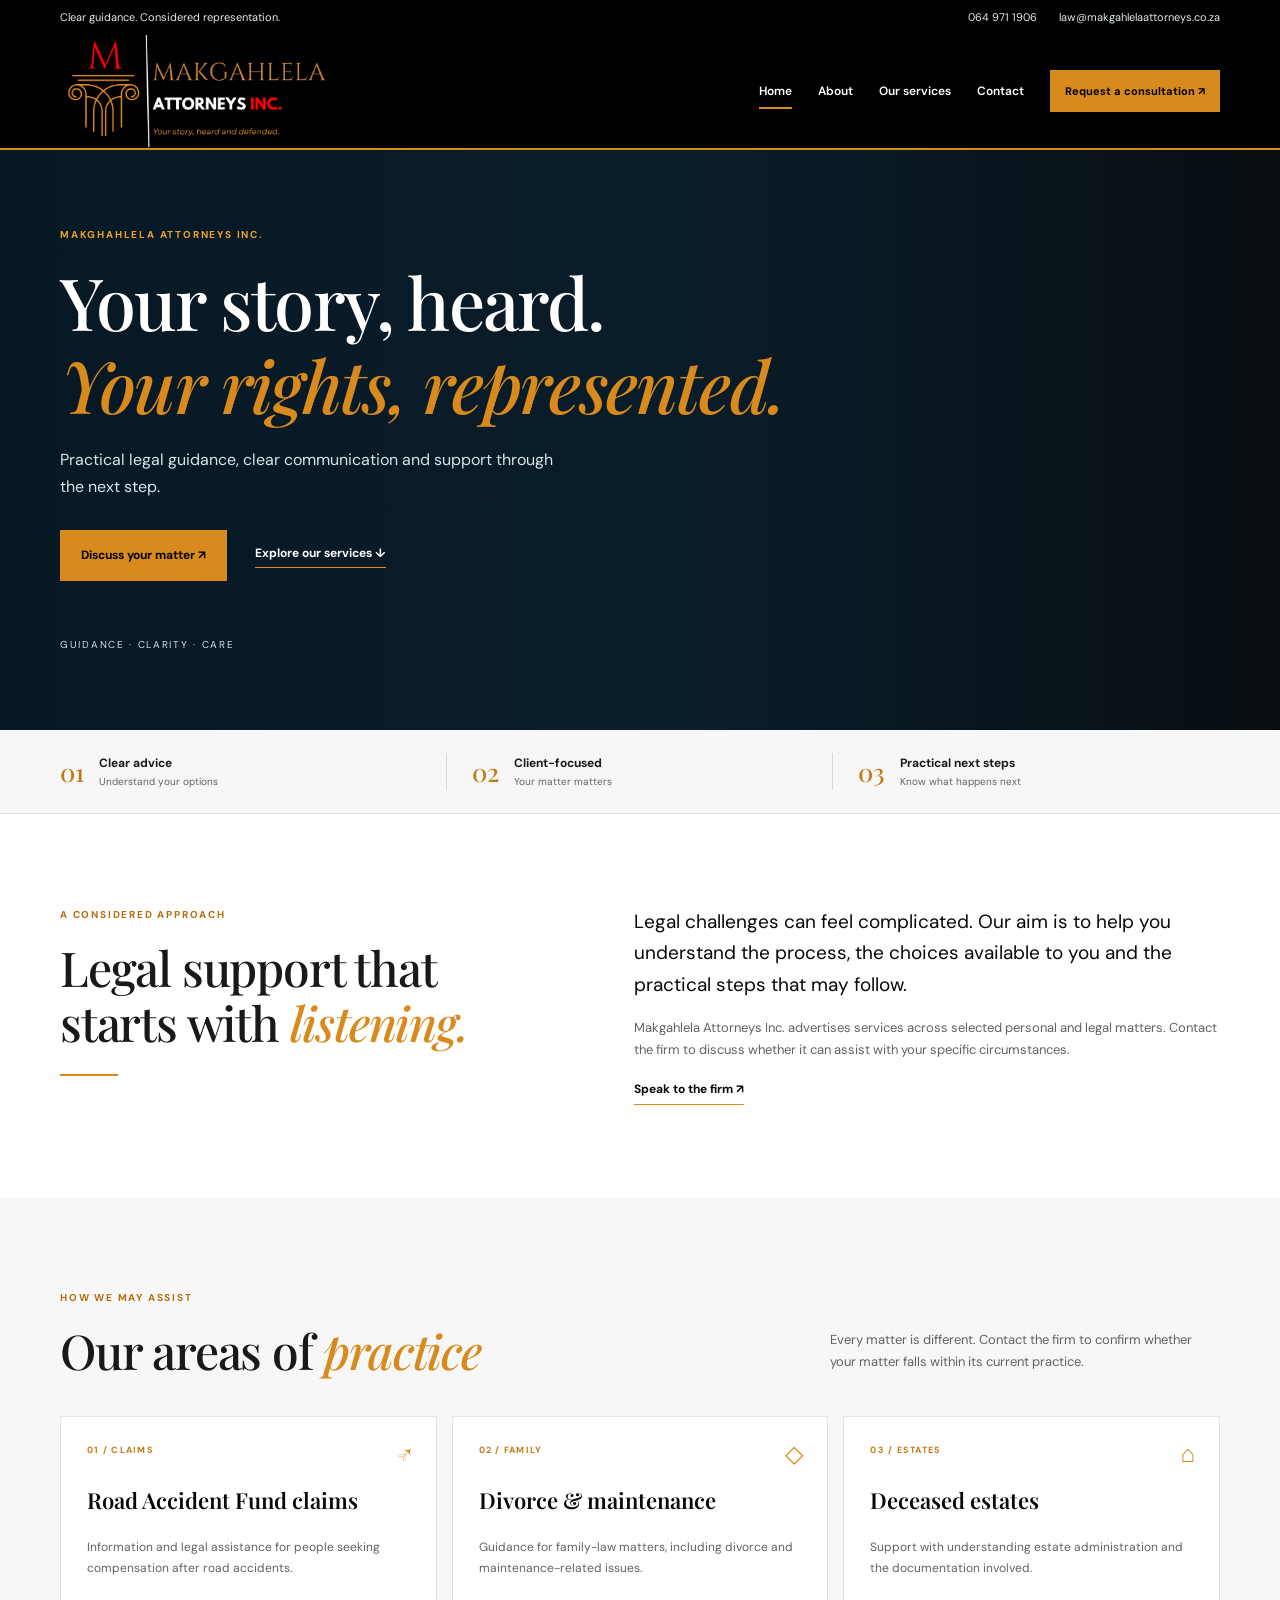
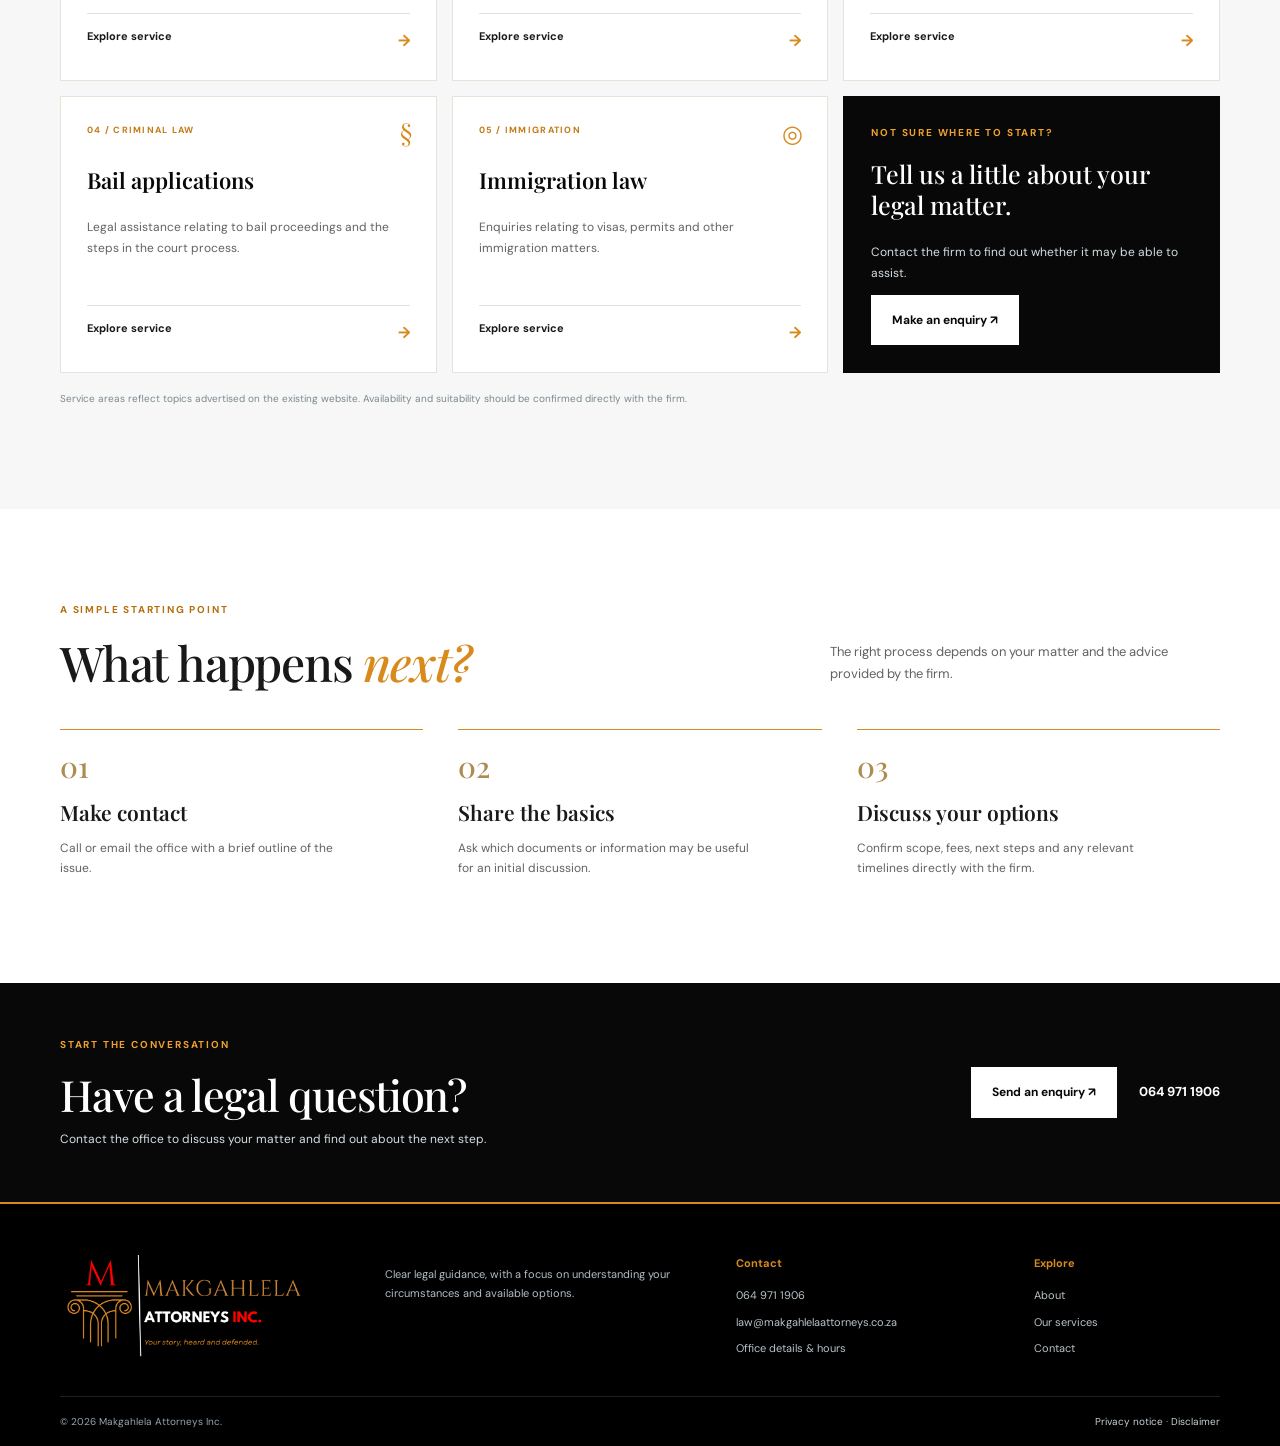
<file: index.html>
<!doctype html>
<html lang="en-ZA">
<head>
  <meta charset="utf-8"><meta name="viewport" content="width=device-width, initial-scale=1">
  <meta name="description" content="Legal support from Makgahlela Attorneys Inc. Explore advertised services and contact the firm to discuss your matter.">
  <meta name="theme-color" content="#102b3f">
  <title>Makgahlela Attorneys Inc. | Clear Legal Guidance</title>
  <link rel="preconnect" href="https://fonts.googleapis.com"><link rel="preconnect" href="https://fonts.gstatic.com" crossorigin>
  <link href="https://fonts.googleapis.com/css2?family=DM+Sans:wght@400;500;600;700&family=Playfair+Display:wght@500;600;700&display=swap" rel="stylesheet">
  <link rel="stylesheet" href="styles.css"><script src="script.js" defer></script>
</head>
<body>
<a class="skip-link" href="#main">Skip to content</a>
<div class="topbar"><div class="container topbar-inner"><span>Clear guidance. Considered representation.</span><div><a href="tel:+27649711906">064 971 1906</a><a href="mailto:law@makgahlelaattorneys.co.za">law@makgahlelaattorneys.co.za</a></div></div></div>
<header class="header"><div class="container nav-wrap">
  <a class="brand" href="index.html" aria-label="Makgahlela Attorneys home"><img class="brand-logo" src="assets/makgahlela-attorneys-logo.png" alt="Makgahlela Attorneys Inc. — Your story, heard and defended."></a>
  <button class="menu-toggle" aria-expanded="false" aria-controls="nav" aria-label="Open navigation"><i></i><i></i><i></i></button>
  <nav id="nav" class="nav" aria-label="Main navigation"><a class="active" href="index.html">Home</a><a href="#about">About</a><a href="services.html">Our services</a><a href="contact.html">Contact</a><a class="button small" href="contact.html#enquiry">Request a consultation ↗</a></nav>
</div></header>
<main id="main">
  <section class="hero"><div class="hero-shade"></div><div class="container hero-content"><p class="eyebrow light">MAKGHAHLELA ATTORNEYS INC.</p><h1>Your story, heard.<br><em>Your rights, represented.</em></h1><p class="hero-copy">Practical legal guidance, clear communication and support through the next step.</p><div class="hero-actions"><a class="button" href="contact.html#enquiry">Discuss your matter ↗</a><a class="underlink light-link" href="#services">Explore our services ↓</a></div><p class="hero-footnote">Guidance · Clarity · Care</p></div></section>
  <section class="trust-strip"><div class="container trust-grid"><div><b>01</b><span><strong>Clear advice</strong><small>Understand your options</small></span></div><div><b>02</b><span><strong>Client-focused</strong><small>Your matter matters</small></span></div><div><b>03</b><span><strong>Practical next steps</strong><small>Know what happens next</small></span></div></div></section>
  <section id="about" class="section"><div class="container two-col"><div><p class="eyebrow">A considered approach</p><h2>Legal support that starts with <em>listening.</em></h2><span class="rule"></span></div><div><p class="lead">Legal challenges can feel complicated. Our aim is to help you understand the process, the choices available to you and the practical steps that may follow.</p><p class="muted">Makgahlela Attorneys Inc. advertises services across selected personal and legal matters. Contact the firm to discuss whether it can assist with your specific circumstances.</p><a class="underlink" href="contact.html">Speak to the firm ↗</a></div></div></section>
  <section id="services" class="section services"><div class="container"><div class="section-heading"><div><p class="eyebrow">How we may assist</p><h2>Our areas of <em>practice</em></h2></div><p class="muted">Every matter is different. Contact the firm to confirm whether your matter falls within its current practice.</p></div>
    <div class="service-grid">
      <a class="service-card" href="services.html#raf"><span class="service-meta">01 / CLAIMS</span><span class="service-symbol">↗</span><h3>Road Accident Fund claims</h3><p>Information and legal assistance for people seeking compensation after road accidents.</p><span class="card-link">Explore service <b>→</b></span></a>
      <a class="service-card" href="services.html#family"><span class="service-meta">02 / FAMILY</span><span class="service-symbol">◇</span><h3>Divorce &amp; maintenance</h3><p>Guidance for family-law matters, including divorce and maintenance-related issues.</p><span class="card-link">Explore service <b>→</b></span></a>
      <a class="service-card" href="services.html#estates"><span class="service-meta">03 / ESTATES</span><span class="service-symbol">⌂</span><h3>Deceased estates</h3><p>Support with understanding estate administration and the documentation involved.</p><span class="card-link">Explore service <b>→</b></span></a>
      <a class="service-card" href="services.html#bail"><span class="service-meta">04 / CRIMINAL LAW</span><span class="service-symbol">§</span><h3>Bail applications</h3><p>Legal assistance relating to bail proceedings and the steps in the court process.</p><span class="card-link">Explore service <b>→</b></span></a>
      <a class="service-card" href="services.html#immigration"><span class="service-meta">05 / IMMIGRATION</span><span class="service-symbol">◎</span><h3>Immigration law</h3><p>Enquiries relating to visas, permits and other immigration matters.</p><span class="card-link">Explore service <b>→</b></span></a>
      <div class="service-cta"><p class="eyebrow light">Not sure where to start?</p><h3>Tell us a little about your legal matter.</h3><p>Contact the firm to find out whether it may be able to assist.</p><a class="button button-white" href="contact.html#enquiry">Make an enquiry ↗</a></div>
    </div><p class="small-note">Service areas reflect topics advertised on the existing website. Availability and suitability should be confirmed directly with the firm.</p>
  </div></section>
  <section class="section"><div class="container"><div class="section-heading"><div><p class="eyebrow">A simple starting point</p><h2>What happens <em>next?</em></h2></div><p class="muted">The right process depends on your matter and the advice provided by the firm.</p></div><div class="steps"><article><b>01</b><h3>Make contact</h3><p>Call or email the office with a brief outline of the issue.</p></article><article><b>02</b><h3>Share the basics</h3><p>Ask which documents or information may be useful for an initial discussion.</p></article><article><b>03</b><h3>Discuss your options</h3><p>Confirm scope, fees, next steps and any relevant timelines directly with the firm.</p></article></div></div></section>
  <section class="cta-band"><div class="container cta-inner"><div><p class="eyebrow light">Start the conversation</p><h2>Have a legal question?</h2><p>Contact the office to discuss your matter and find out about the next step.</p></div><div class="cta-actions"><a class="button button-white" href="contact.html#enquiry">Send an enquiry ↗</a><a href="tel:+27649711906">064 971 1906</a></div></div></section>
</main>
<footer class="footer"><div class="container footer-grid"><a class="brand brand-footer" href="index.html"><img class="brand-logo" src="assets/makgahlela-attorneys-logo.png" alt="Makgahlela Attorneys Inc. — Your story, heard and defended."></a><p>Clear legal guidance, with a focus on understanding your circumstances and available options.</p><div><strong>Contact</strong><a href="tel:+27649711906">064 971 1906</a><a href="mailto:law@makgahlelaattorneys.co.za">law@makgahlelaattorneys.co.za</a><a href="contact.html">Office details &amp; hours</a></div><div><strong>Explore</strong><a href="#about">About</a><a href="services.html">Our services</a><a href="contact.html">Contact</a></div></div><div class="container footer-bottom"><span>© <span id="year"></span> Makgahlela Attorneys Inc.</span><span><a href="privacy.html">Privacy notice</a> · <a href="disclaimer.html">Disclaimer</a></span></div></footer>
</body></html>
</file>
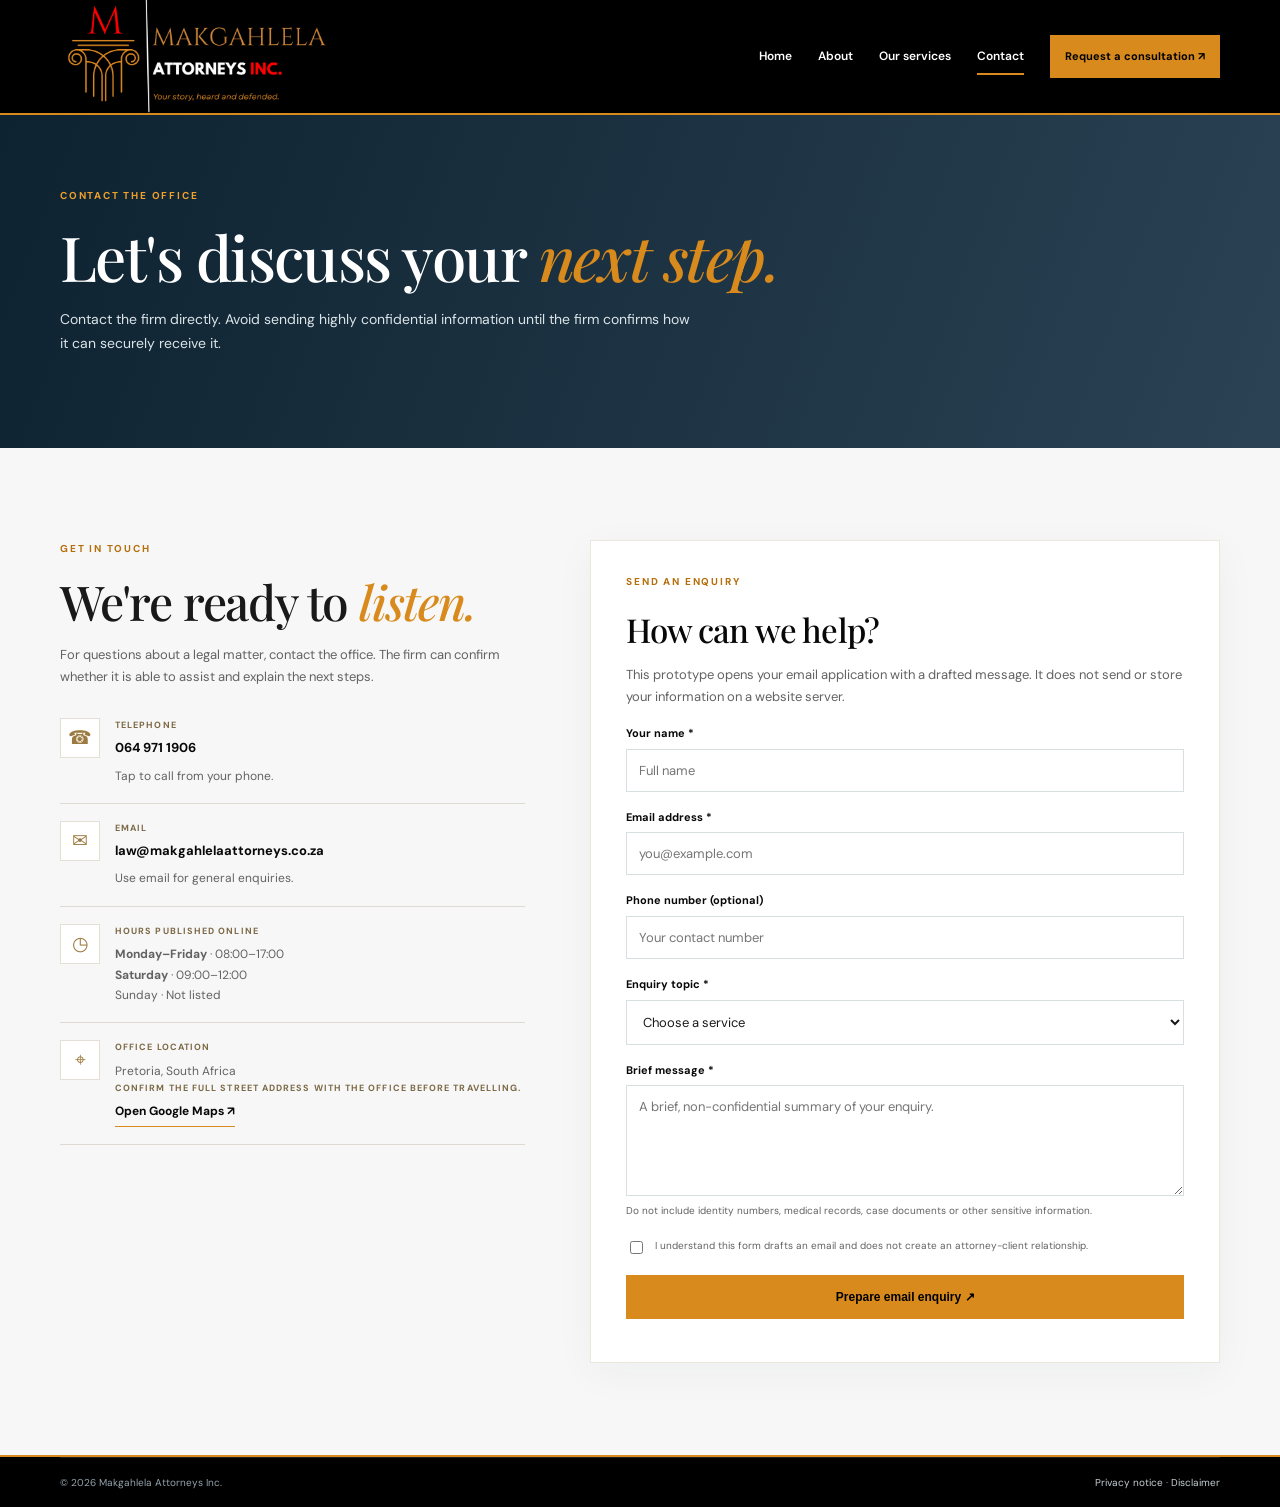
<file: contact.html>
<!doctype html><html lang="en-ZA"><head><meta charset="utf-8"><meta name="viewport" content="width=device-width,initial-scale=1"><meta name="description" content="Contact Makgahlela Attorneys Inc by telephone or email, or prepare an enquiry."><title>Contact | Makgahlela Attorneys Inc.</title><link rel="preconnect" href="https://fonts.googleapis.com"><link rel="preconnect" href="https://fonts.gstatic.com" crossorigin><link href="https://fonts.googleapis.com/css2?family=DM+Sans:wght@400;500;600;700&family=Playfair+Display:wght@500;600;700&display=swap" rel="stylesheet"><link rel="stylesheet" href="styles.css"><script src="script.js" defer></script></head><body><a class="skip-link" href="#main">Skip to content</a><header class="header"><div class="container nav-wrap"><a class="brand" href="index.html"><img class="brand-logo" src="assets/makgahlela-attorneys-logo.png" alt="Makgahlela Attorneys Inc. — Your story, heard and defended."></a><button class="menu-toggle" aria-expanded="false" aria-controls="nav" aria-label="Open navigation"><i></i><i></i><i></i></button><nav id="nav" class="nav"><a href="index.html">Home</a><a href="index.html#about">About</a><a href="services.html">Our services</a><a class="active" href="contact.html">Contact</a><a class="button small" href="#enquiry">Request a consultation ↗</a></nav></div></header><main id="main"><section class="page-hero"><div class="container"><p class="eyebrow light">Contact the office</p><h1>Let's discuss your <em>next step.</em></h1><p>Contact the firm directly. Avoid sending highly confidential information until the firm confirms how it can securely receive it.</p></div></section><section class="section contact-section"><div class="container contact-layout"><div><p class="eyebrow">Get in touch</p><h2>We're ready to <em>listen.</em></h2><p class="muted">For questions about a legal matter, contact the office. The firm can confirm whether it is able to assist and explain the next steps.</p>
<div class="contact-item"><span>☎</span><div><small>Telephone</small><a class="contact-value" href="tel:+27649711906">064 971 1906</a><p>Tap to call from your phone.</p></div></div>
<div class="contact-item"><span>✉</span><div><small>Email</small><a class="contact-value" href="mailto:law@makgahlelaattorneys.co.za">law@makgahlelaattorneys.co.za</a><p>Use email for general enquiries.</p></div></div>
<div class="contact-item"><span>◷</span><div><small>Hours published online</small><p><strong>Monday–Friday</strong> · 08:00–17:00<br><strong>Saturday</strong> · 09:00–12:00<br>Sunday · Not listed</p></div></div>
<div class="contact-item"><span>⌖</span><div><small>Office location</small><p>Pretoria, South Africa<br><small class="muted">Confirm the full street address with the office before travelling.</small></p><a class="underlink" href="https://www.google.com/maps/search/?api=1&query=Makgahlela+Attorneys+Inc+Soshanguve" target="_blank" rel="noopener noreferrer">Open Google Maps ↗</a></div></div>
</div><div class="form-panel" id="enquiry"><p class="eyebrow">Send an enquiry</p><h2>How can we help?</h2><p class="muted">This prototype opens your email application with a drafted message. It does not send or store your information on a website server.</p><form id="enquiry-form"><div class="field"><label for="name">Your name *</label><input id="name" name="name" autocomplete="name" required maxlength="100" placeholder="Full name"></div><div class="field"><label for="email">Email address *</label><input id="email" name="email" type="email" autocomplete="email" required maxlength="150" placeholder="you@example.com"></div><div class="field"><label for="phone">Phone number (optional)</label><input id="phone" name="phone" type="tel" autocomplete="tel" maxlength="40" placeholder="Your contact number"></div><div class="field"><label for="service">Enquiry topic *</label><select id="service" name="service" required><option value="">Choose a service</option><option>Road Accident Fund claim</option><option>Divorce or maintenance</option><option>Deceased estate</option><option>Bail application</option><option>Immigration law</option><option>Other / not sure</option></select></div><div class="field"><label for="message">Brief message *</label><textarea id="message" name="message" rows="5" required maxlength="1500" placeholder="A brief, non-confidential summary of your enquiry."></textarea><small>Do not include identity numbers, medical records, case documents or other sensitive information.</small></div><label class="consent"><input type="checkbox" id="consent" required><span>I understand this form drafts an email and does not create an attorney-client relationship.</span></label><button class="button submit" type="submit">Prepare email enquiry ↗</button><p id="form-status" class="form-status" role="status" aria-live="polite"></p></form></div></div></section></main><footer class="footer"><div class="container footer-bottom"><span>© <span id="year"></span> Makgahlela Attorneys Inc.</span><span><a href="privacy.html">Privacy notice</a> · <a href="disclaimer.html">Disclaimer</a></span></div></footer></body></html>
</file>
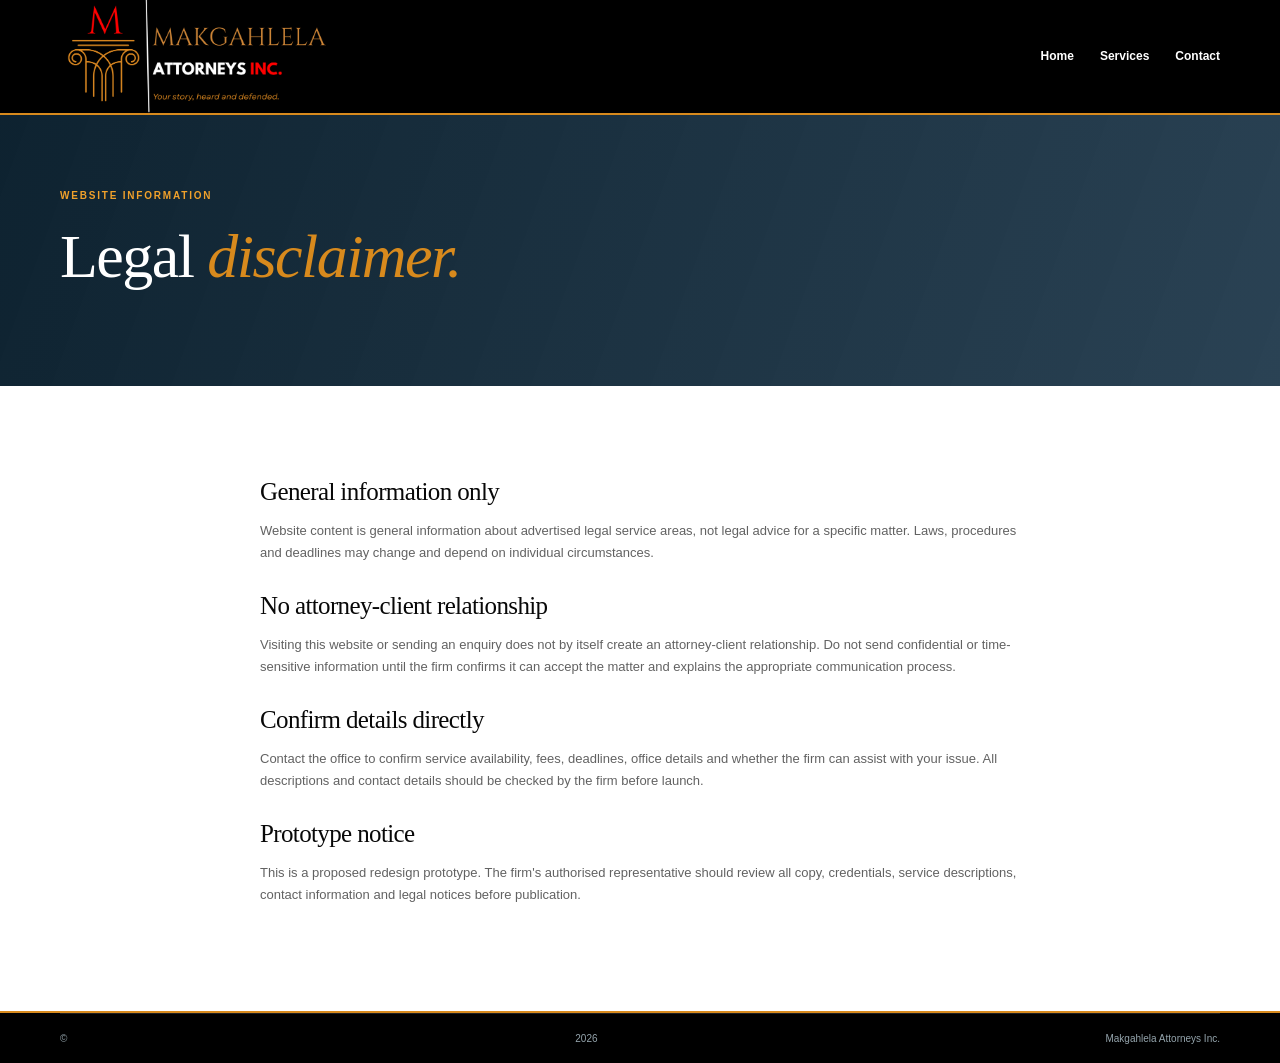
<file: disclaimer.html>
<!doctype html><html lang="en-ZA"><head><meta charset="utf-8"><meta name="viewport" content="width=device-width,initial-scale=1"><title>Disclaimer | Makgahlela Attorneys Inc.</title><link rel="stylesheet" href="styles.css"><script src="script.js" defer></script></head><body><header class="header"><div class="container nav-wrap"><a class="brand" href="index.html"><img class="brand-logo" src="assets/makgahlela-attorneys-logo.png" alt="Makgahlela Attorneys Inc. — Your story, heard and defended."></a><nav class="nav simple-nav"><a href="index.html">Home</a><a href="services.html">Services</a><a href="contact.html">Contact</a></nav></div></header><main><section class="page-hero"><div class="container"><p class="eyebrow light">Website information</p><h1>Legal <em>disclaimer.</em></h1></div></section><section class="section legal-copy"><div class="container narrow"><h2>General information only</h2><p>Website content is general information about advertised legal service areas, not legal advice for a specific matter. Laws, procedures and deadlines may change and depend on individual circumstances.</p><h2>No attorney-client relationship</h2><p>Visiting this website or sending an enquiry does not by itself create an attorney-client relationship. Do not send confidential or time-sensitive information until the firm confirms it can accept the matter and explains the appropriate communication process.</p><h2>Confirm details directly</h2><p>Contact the office to confirm service availability, fees, deadlines, office details and whether the firm can assist with your issue. All descriptions and contact details should be checked by the firm before launch.</p><h2>Prototype notice</h2><p>This is a proposed redesign prototype. The firm's authorised representative should review all copy, credentials, service descriptions, contact information and legal notices before publication.</p></div></section></main><footer class="footer"><div class="container footer-bottom">© <span id="year"></span> Makgahlela Attorneys Inc.</div></footer></body></html>
</file>
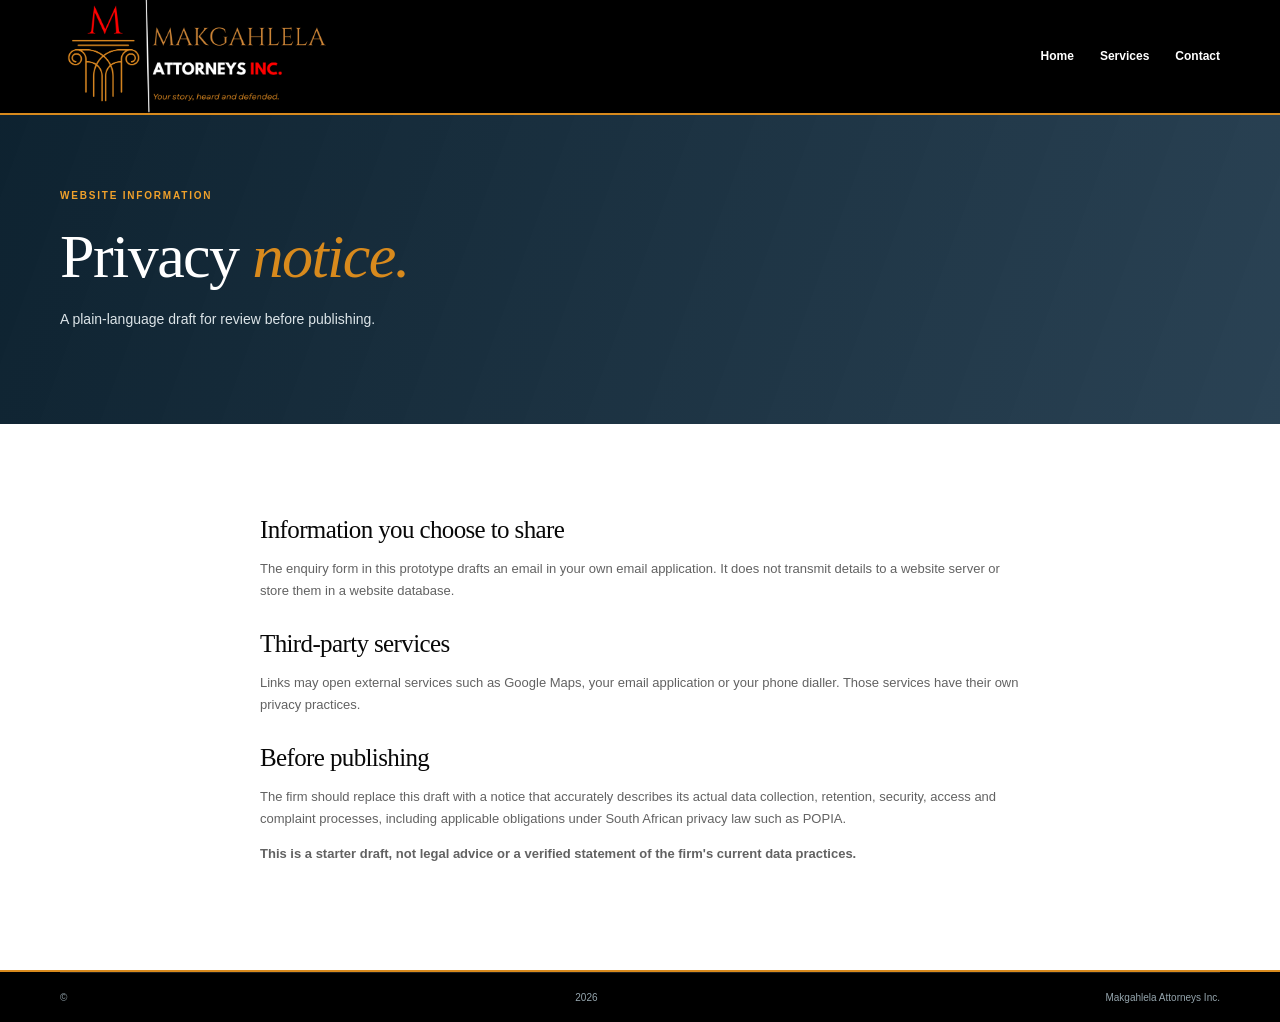
<file: privacy.html>
<!doctype html><html lang="en-ZA"><head><meta charset="utf-8"><meta name="viewport" content="width=device-width,initial-scale=1"><title>Privacy Notice | Makgahlela Attorneys Inc.</title><link rel="stylesheet" href="styles.css"><script src="script.js" defer></script></head><body><header class="header"><div class="container nav-wrap"><a class="brand" href="index.html"><img class="brand-logo" src="assets/makgahlela-attorneys-logo.png" alt="Makgahlela Attorneys Inc. — Your story, heard and defended."></a><nav class="nav simple-nav"><a href="index.html">Home</a><a href="services.html">Services</a><a href="contact.html">Contact</a></nav></div></header><main><section class="page-hero"><div class="container"><p class="eyebrow light">Website information</p><h1>Privacy <em>notice.</em></h1><p>A plain-language draft for review before publishing.</p></div></section><section class="section legal-copy"><div class="container narrow"><h2>Information you choose to share</h2><p>The enquiry form in this prototype drafts an email in your own email application. It does not transmit details to a website server or store them in a website database.</p><h2>Third-party services</h2><p>Links may open external services such as Google Maps, your email application or your phone dialler. Those services have their own privacy practices.</p><h2>Before publishing</h2><p>The firm should replace this draft with a notice that accurately describes its actual data collection, retention, security, access and complaint processes, including applicable obligations under South African privacy law such as POPIA.</p><p><strong>This is a starter draft, not legal advice or a verified statement of the firm's current data practices.</strong></p></div></section></main><footer class="footer"><div class="container footer-bottom">© <span id="year"></span> Makgahlela Attorneys Inc.</div></footer></body></html>
</file>
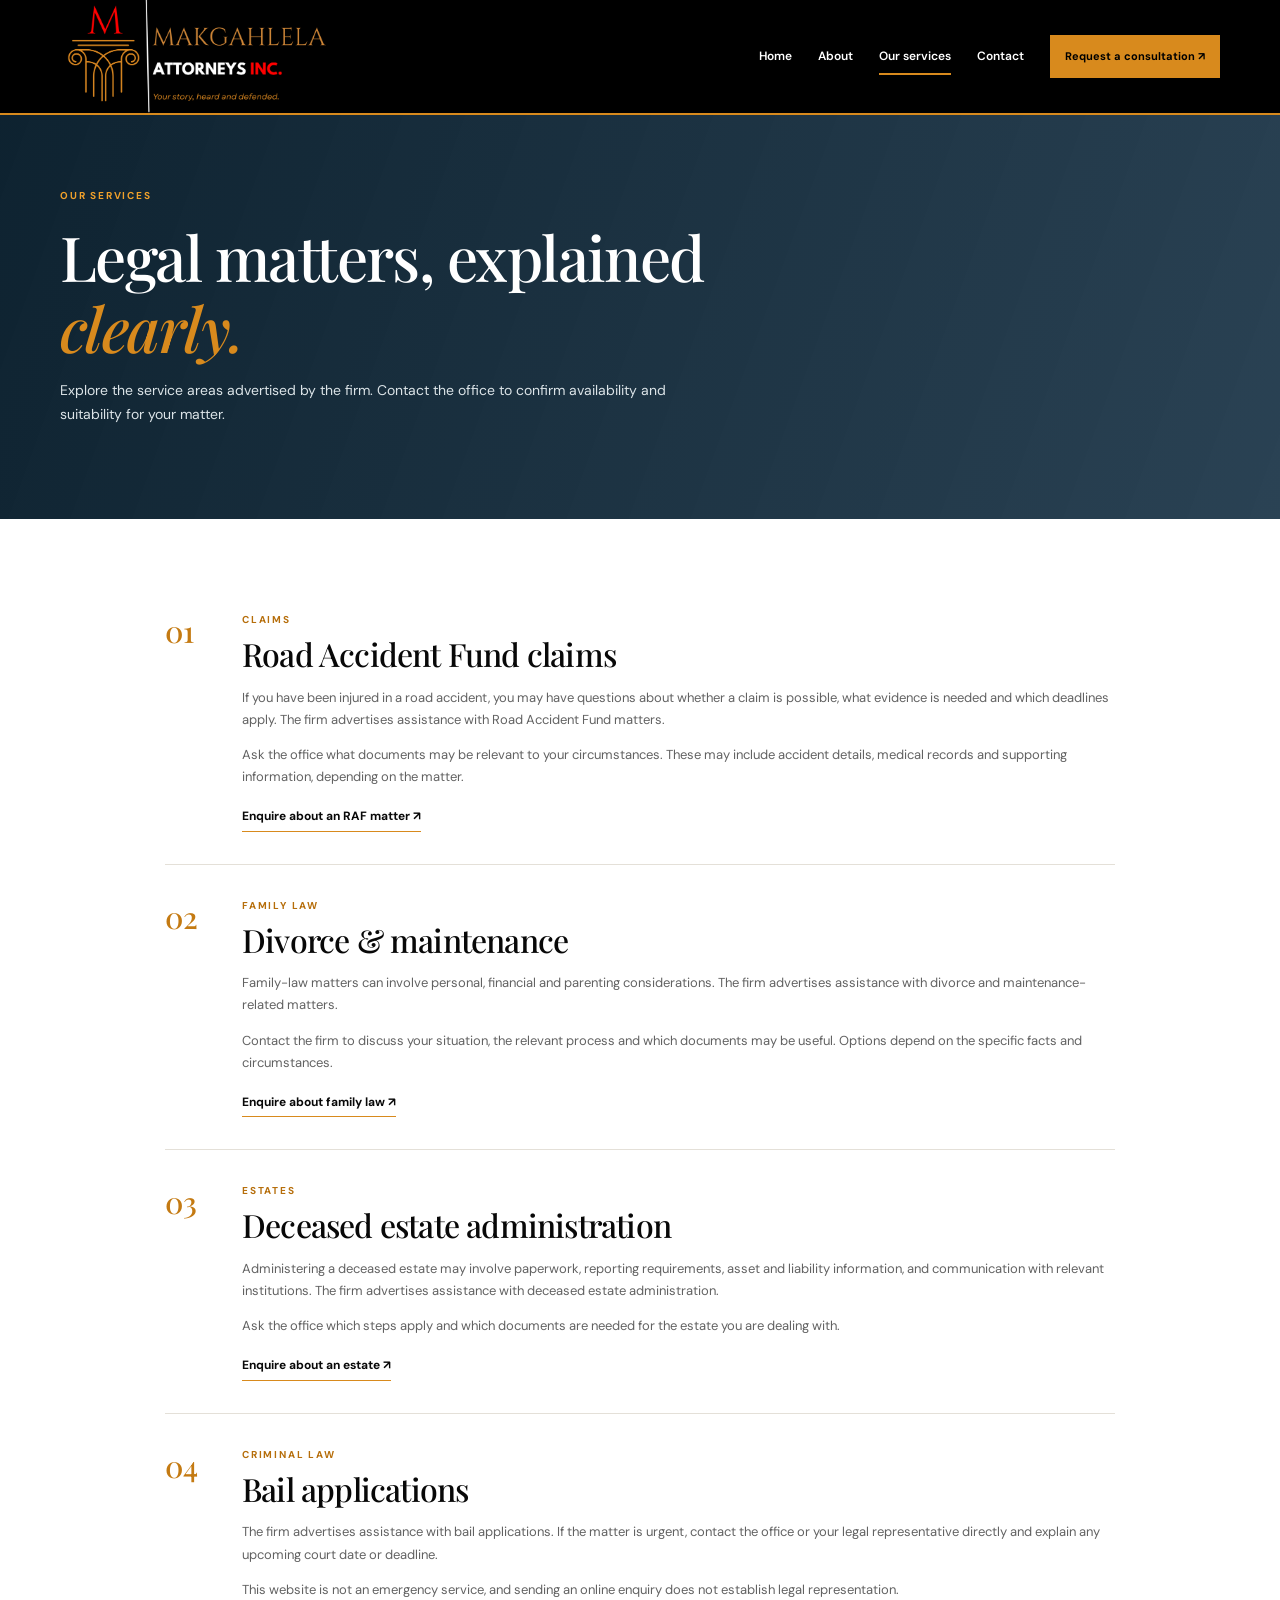
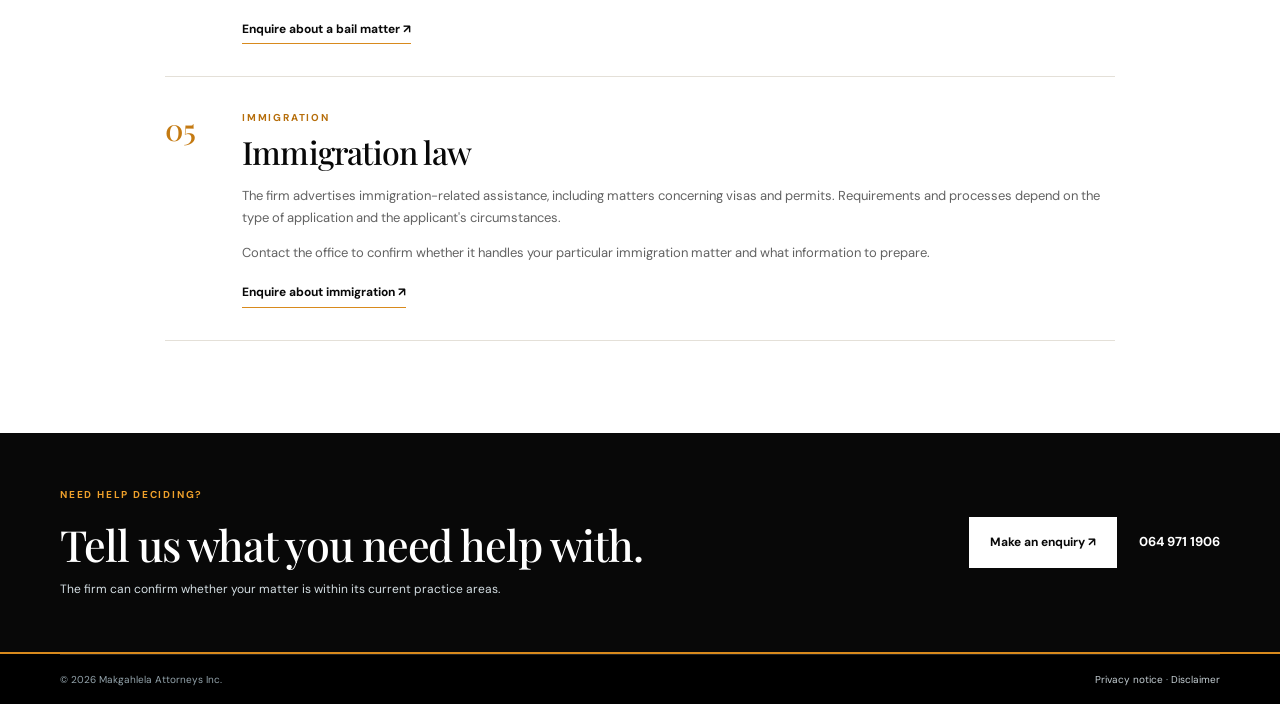
<file: services.html>
<!doctype html><html lang="en-ZA"><head><meta charset="utf-8"><meta name="viewport" content="width=device-width,initial-scale=1"><meta name="description" content="Explore legal service areas advertised by Makgahlela Attorneys Inc."><title>Our Services | Makgahlela Attorneys Inc.</title><link rel="preconnect" href="https://fonts.googleapis.com"><link rel="preconnect" href="https://fonts.gstatic.com" crossorigin><link href="https://fonts.googleapis.com/css2?family=DM+Sans:wght@400;500;600;700&family=Playfair+Display:wght@500;600;700&display=swap" rel="stylesheet"><link rel="stylesheet" href="styles.css"><script src="script.js" defer></script></head><body><a class="skip-link" href="#main">Skip to content</a><header class="header"><div class="container nav-wrap"><a class="brand" href="index.html"><img class="brand-logo" src="assets/makgahlela-attorneys-logo.png" alt="Makgahlela Attorneys Inc. — Your story, heard and defended."></a><button class="menu-toggle" aria-expanded="false" aria-controls="nav" aria-label="Open navigation"><i></i><i></i><i></i></button><nav id="nav" class="nav"><a href="index.html">Home</a><a href="index.html#about">About</a><a class="active" href="services.html">Our services</a><a href="contact.html">Contact</a><a class="button small" href="contact.html#enquiry">Request a consultation ↗</a></nav></div></header><main id="main"><section class="page-hero"><div class="container"><p class="eyebrow light">Our services</p><h1>Legal matters, explained <em>clearly.</em></h1><p>Explore the service areas advertised by the firm. Contact the office to confirm availability and suitability for your matter.</p></div></section><section class="section"><div class="container service-details">
<article id="raf"><span>01</span><div><p class="eyebrow">Claims</p><h2>Road Accident Fund claims</h2><p>If you have been injured in a road accident, you may have questions about whether a claim is possible, what evidence is needed and which deadlines apply. The firm advertises assistance with Road Accident Fund matters.</p><p>Ask the office what documents may be relevant to your circumstances. These may include accident details, medical records and supporting information, depending on the matter.</p><a class="underlink" href="contact.html#enquiry">Enquire about an RAF matter ↗</a></div></article>
<article id="family"><span>02</span><div><p class="eyebrow">Family law</p><h2>Divorce &amp; maintenance</h2><p>Family-law matters can involve personal, financial and parenting considerations. The firm advertises assistance with divorce and maintenance-related matters.</p><p>Contact the firm to discuss your situation, the relevant process and which documents may be useful. Options depend on the specific facts and circumstances.</p><a class="underlink" href="contact.html#enquiry">Enquire about family law ↗</a></div></article>
<article id="estates"><span>03</span><div><p class="eyebrow">Estates</p><h2>Deceased estate administration</h2><p>Administering a deceased estate may involve paperwork, reporting requirements, asset and liability information, and communication with relevant institutions. The firm advertises assistance with deceased estate administration.</p><p>Ask the office which steps apply and which documents are needed for the estate you are dealing with.</p><a class="underlink" href="contact.html#enquiry">Enquire about an estate ↗</a></div></article>
<article id="bail"><span>04</span><div><p class="eyebrow">Criminal law</p><h2>Bail applications</h2><p>The firm advertises assistance with bail applications. If the matter is urgent, contact the office or your legal representative directly and explain any upcoming court date or deadline.</p><p>This website is not an emergency service, and sending an online enquiry does not establish legal representation.</p><a class="underlink" href="contact.html#enquiry">Enquire about a bail matter ↗</a></div></article>
<article id="immigration"><span>05</span><div><p class="eyebrow">Immigration</p><h2>Immigration law</h2><p>The firm advertises immigration-related assistance, including matters concerning visas and permits. Requirements and processes depend on the type of application and the applicant's circumstances.</p><p>Contact the office to confirm whether it handles your particular immigration matter and what information to prepare.</p><a class="underlink" href="contact.html#enquiry">Enquire about immigration ↗</a></div></article>
</div></section><section class="cta-band"><div class="container cta-inner"><div><p class="eyebrow light">Need help deciding?</p><h2>Tell us what you need help with.</h2><p>The firm can confirm whether your matter is within its current practice areas.</p></div><div class="cta-actions"><a class="button button-white" href="contact.html#enquiry">Make an enquiry ↗</a><a href="tel:+27649711906">064 971 1906</a></div></div></section></main><footer class="footer"><div class="container footer-bottom"><span>© <span id="year"></span> Makgahlela Attorneys Inc.</span><span><a href="privacy.html">Privacy notice</a> · <a href="disclaimer.html">Disclaimer</a></span></div></footer></body></html>
</file>
<file: styles.css>
:root{--navy:#080808;--deep:#000000;--gold:#d88a1d;--gold-light:#f0a12b;--ink:#191919;--muted:#626262;--paper:#f7f7f7;--line:#e4e0d8;--serif:'Playfair Display',Georgia,serif;--sans:'DM Sans',Arial,sans-serif}*{box-sizing:border-box}html{scroll-behavior:smooth;scroll-padding-top:100px}body{margin:0;color:var(--ink);font:16px/1.7 var(--sans)}a{color:inherit;text-decoration:none}a:focus-visible,button:focus-visible,input:focus-visible,select:focus-visible,textarea:focus-visible{outline:3px solid var(--gold);outline-offset:3px}.container{width:min(1160px,calc(100% - 48px));margin:auto}.skip-link{position:absolute;top:-80px;left:12px;background:#fff;padding:12px;z-index:500}.skip-link:focus{top:12px}.topbar{background:var(--deep);color:#e3e9ec;font-size:11px}.topbar-inner{display:flex;justify-content:space-between;gap:16px;padding:8px 0}.topbar-inner div{display:flex;gap:22px}.topbar a:hover,.footer a:hover{text-decoration:underline;color:var(--gold-light)}.header{position:sticky;top:0;z-index:50;background:#000;border-bottom:2px solid #d88a1d}.nav-wrap{display:flex;justify-content:space-between;align-items:center;gap:24px;min-height:104px}.brand{display:flex;align-items:center;gap:12px;min-width:0}.brand-logo{display:block;width:270px;max-width:100%;height:auto;object-fit:contain}.monogram{display:grid;place-items:center;width:42px;height:42px;border:1px solid var(--gold);background:var(--navy);color:var(--gold-light);font:600 20px var(--serif)}.monogram span{font-size:13px;margin-left:-2px}.brand strong,.brand small{display:block;line-height:1.4}.brand strong{font-size:12px;letter-spacing:.14em;color:#fff}.brand small{font-size:9px;letter-spacing:.22em;color:#718087}.nav{display:flex;align-items:center;gap:26px;font-size:12px;font-weight:600;color:#fff}.nav>a:not(.button){padding:8px 0;position:relative}.nav>a:not(.button):after{content:'';position:absolute;bottom:0;left:0;width:0;height:2px;background:var(--gold);transition:width .2s}.nav>a:hover:after,.nav>a.active:after{width:100%}.button{display:inline-flex;align-items:center;justify-content:center;gap:12px;padding:14px 20px;background:var(--gold);border:1px solid var(--gold);color:#000;font-size:12px;font-weight:700;cursor:pointer;transition:transform .2s,background .2s}.button:hover{background:var(--gold-light);transform:translateY(-2px)}.button.small{padding:11px 14px;font-size:11px}.button-white{background:#fff;border-color:#fff;color:var(--navy)}.button-white:hover{background:var(--gold-light);border-color:var(--gold-light)}.menu-toggle{display:none;background:transparent;border:0;padding:10px}.menu-toggle i{display:block;width:24px;height:2px;margin:5px;background:var(--navy)}
.hero{min-height:580px;position:relative;display:flex;align-items:center;overflow:hidden;background:var(--navy) url('https://images.unsplash.com/photo-1589829545856-d10d557cf95f?auto=format&fit=crop&w=2000&q=85') center 45%/cover no-repeat;color:#fff}.hero-shade{position:absolute;inset:0;background:linear-gradient(90deg,rgba(7,25,38,.96),rgba(10,33,48,.83) 54%,rgba(10,33,48,.24))}.hero-content{position:relative;padding:72px 0}.eyebrow{text-transform:uppercase;letter-spacing:.18em;font-size:10px;font-weight:700;color:#92703a;margin:0 0 17px}.eyebrow.light{color:var(--gold-light)}h1,h2{font-family:var(--serif);font-weight:500;letter-spacing:-.025em;line-height:1.15}h1{font-size:clamp(42px,6vw,72px);max-width:780px;margin:0 0 20px}h1 em,h2 em{color:var(--gold);font-weight:500}.hero-copy{font-size:16px;max-width:510px;color:#dbe4e8;margin-bottom:30px}.hero-actions{display:flex;align-items:center;gap:28px;flex-wrap:wrap}.underlink{display:inline-flex;gap:10px;align-items:center;border-bottom:1px solid var(--gold);padding-bottom:4px;color:var(--navy);font-size:12px;font-weight:700}.underlink:hover{gap:15px}.light-link{color:#fff}.hero-footnote{margin:55px 0 0;text-transform:uppercase;letter-spacing:.17em;color:#d4dfe3;font-size:10px}.trust-strip{background:var(--paper);border-bottom:1px solid var(--line)}.trust-grid{display:grid;grid-template-columns:repeat(3,1fr);padding:23px 0}.trust-grid>div{display:flex;align-items:center;gap:15px;border-right:1px solid #ddd8cf;padding:0 25px}.trust-grid>div:first-child{padding-left:0}.trust-grid>div:last-child{border:0}.trust-grid b{font:500 25px var(--serif);color:#ad8c51}.trust-grid strong,.trust-grid small{display:block}.trust-grid strong{font-size:12px}.trust-grid small{font-size:10px;color:var(--muted)}.section{padding:92px 0}.two-col{display:grid;grid-template-columns:.9fr 1.1fr;gap:95px}.section h2,.contact-layout h2{font-size:clamp(34px,4vw,48px);margin:0 0 24px}.section h2 em,.contact-layout h2 em{color:#a8874e}.rule{display:block;width:58px;height:2px;background:var(--gold)}.lead{font-size:19px;line-height:1.65;color:var(--navy);margin:0 0 17px}.muted{color:var(--muted);font-size:13px}.services{background:var(--paper)}.section-heading{display:flex;justify-content:space-between;align-items:end;gap:45px;margin-bottom:38px}.section-heading h2{margin-bottom:0}.section-heading>p{max-width:390px;margin:0 0 5px}.service-grid{display:grid;grid-template-columns:repeat(3,1fr);gap:15px}.service-card{background:white;border:1px solid #e8e3d9;padding:26px;min-height:265px;display:flex;flex-direction:column;position:relative;transition:transform .2s,box-shadow .2s,border-color .2s}.service-card:hover{transform:translateY(-4px);box-shadow:0 16px 42px #102b3f18;border-color:var(--gold)}.service-meta{font-size:9px;letter-spacing:.14em;font-weight:700;color:#8a6b36}.service-symbol{position:absolute;right:24px;top:19px;color:#b89a64;font:24px var(--serif)}.service-card h3{font:600 22px/1.25 var(--serif);color:var(--navy);margin:29px 0 10px}.service-card p{font-size:12px;color:var(--muted);line-height:1.75;margin-bottom:20px}.card-link{display:flex;justify-content:space-between;border-top:1px solid var(--line);padding-top:13px;margin-top:auto;font-size:11px;font-weight:700}.card-link b{color:#a8874e;font-size:16px}.service-cta{background:var(--navy);color:white;padding:28px;display:flex;flex-direction:column;align-items:flex-start;justify-content:center}.service-cta h3{font:500 25px/1.25 var(--serif);margin:0 0 10px}.service-cta p:not(.eyebrow){font-size:12px;color:#d4dee3}.small-note{font-size:10px;color:#7a898f;margin-top:17px}.steps{display:grid;grid-template-columns:repeat(3,1fr);gap:35px}.steps article{border-top:1px solid var(--gold);padding-top:17px}.steps b{font:500 29px var(--serif);color:#ad8c51}.steps h3{font:600 21px var(--serif);margin:12px 0 6px}.steps p{font-size:12px;color:var(--muted);max-width:300px}.cta-band{background:var(--navy);color:white;padding:53px 0}.cta-inner{display:flex;justify-content:space-between;align-items:center;gap:28px}.cta-inner h2{font-size:clamp(30px,4vw,43px);margin:0 0 10px}.cta-inner p:not(.eyebrow){font-size:12px;color:#d4dee3;margin:0}.cta-actions{display:flex;align-items:center;gap:22px;flex-wrap:wrap;font-size:13px;font-weight:700}.footer{background:#091c29;color:#dce3e7}.footer-grid{display:grid;grid-template-columns:1.1fr 1.2fr 1fr .7fr;gap:32px;padding:50px 0 38px}.brand-footer strong{color:white}.brand-footer small{color:#a3b0b7}.brand-footer .brand-logo{width:245px}.footer-grid>p{font-size:11px;color:#afbdc4}.footer-grid>div{display:flex;flex-direction:column;align-items:flex-start;gap:8px;font-size:11px;color:#b7c3c9;overflow-wrap:anywhere}.footer-grid>div>strong{color:var(--gold-light);margin-bottom:5px}.footer-bottom{border-top:1px solid #ffffff20;padding:16px 0;display:flex;justify-content:space-between;gap:15px;color:#94a4ac;font-size:10px}.footer-bottom a{color:#c6d0d5}
.page-hero{background:linear-gradient(110deg,rgba(9,30,44,.98),rgba(16,43,63,.89)),url('https://images.unsplash.com/photo-1505664194779-8beaceb93744?auto=format&fit=crop&w=1800&q=80') center/cover;color:white;padding:72px 0 78px}.page-hero h1{font-size:clamp(40px,5vw,62px);margin-bottom:16px}.page-hero p:last-child{max-width:640px;color:#dce4e8;font-size:14px}.service-details{max-width:950px}.service-details article{display:grid;grid-template-columns:55px 1fr;gap:22px;padding:32px 0;border-bottom:1px solid var(--line);scroll-margin-top:100px}.service-details article:first-child{padding-top:0}.service-details article>span{font:500 30px var(--serif);color:#ad8c51}.service-details h2{font-size:32px;color:var(--navy);margin:0 0 14px}.service-details p:not(.eyebrow){font-size:13px;color:var(--muted)}.service-details .eyebrow{margin-bottom:8px}.contact-section{background:var(--paper)}.contact-layout{display:grid;grid-template-columns:.85fr 1.15fr;gap:65px;align-items:start}.contact-layout h2{margin-bottom:15px}.contact-item{display:flex;gap:15px;padding:17px 0;border-bottom:1px solid #dedad2}.contact-item>span{display:grid;place-items:center;flex:0 0 40px;height:40px;background:white;border:1px solid #e4dfd4;color:#9d7b40;font-size:19px}.contact-item small{display:block;font-size:9px;font-weight:700;letter-spacing:.12em;text-transform:uppercase;color:#7c6946}.contact-item p{font-size:12px;color:var(--muted);margin:5px 0 0}.contact-value{font-size:13px;font-weight:700;color:var(--navy);overflow-wrap:anywhere}.form-panel{background:#fff;padding:32px 35px;border:1px solid #ece7dd;box-shadow:0 10px 40px #102b3f0b}.form-panel h2{font:500 33px var(--serif);color:var(--navy);margin:0 0 10px}.field{display:flex;flex-direction:column;gap:6px;margin:16px 0}.field label{font-size:11px;font-weight:700;color:var(--navy)}.field input,.field select,.field textarea{width:100%;padding:12px;border:1px solid #d8dfe1;border-radius:0;background:white;color:var(--ink);font:13px var(--sans)}.field textarea{resize:vertical}.field small{font-size:10px;color:var(--muted)}.consent{display:flex;align-items:flex-start;gap:9px;font-size:10px;color:var(--muted);margin:18px 0}.consent input{margin-top:4px;accent-color:var(--navy)}.submit{width:100%}.form-status{font-size:11px;color:var(--navy)}.legal-copy h2{font-size:25px;color:var(--navy);margin:28px 0 9px}.legal-copy h2:first-child{margin-top:0}.legal-copy p{font-size:13px;color:var(--muted)}.narrow{max-width:760px}
@media(max-width:980px){.nav{gap:15px}.nav .button{display:none}.two-col{gap:55px}.contact-layout{gap:32px}.footer-grid{grid-template-columns:1fr 1fr}.hero{background-position:58% center}}
@media(max-width:760px){.container{width:calc(100% - 36px)}.topbar-inner{justify-content:center}.topbar-inner>span{display:none}.topbar-inner div{gap:13px;font-size:10px}.nav-wrap{min-height:76px}.brand-logo{width:205px}.monogram{width:37px;height:37px}.brand{gap:8px}.brand strong{font-size:10px}.brand small{font-size:8px}.nav{color:#111}.menu-toggle{display:block}.nav{display:none;position:absolute;top:100%;left:0;right:0;background:white;border-top:1px solid var(--line);box-shadow:0 14px 25px #102b3f18;padding:14px 22px 22px;align-items:stretch;flex-direction:column;gap:5px}.nav.is-open{display:flex}.nav>a:not(.button){padding:9px 0}.nav .button{display:inline-flex;margin-top:8px}.hero{min-height:540px}.hero-shade{background:linear-gradient(90deg,rgba(7,25,38,.96),rgba(10,33,48,.72))}.hero-content{padding:58px 0}.hero h1{font-size:clamp(40px,10vw,56px)}.hero-copy{font-size:14px}.hero-footnote{margin-top:42px}.trust-grid{grid-template-columns:1fr;padding:6px 0}.trust-grid>div,.trust-grid>div:first-child{padding:13px 0;border-right:0;border-bottom:1px solid #ddd8cf}.trust-grid>div:last-child{border-bottom:0}.section{padding:66px 0}.two-col{grid-template-columns:1fr;gap:27px}.section h2,.contact-layout h2{font-size:37px}.section-heading{display:block;margin-bottom:28px}.section-heading>p{margin-top:16px}.service-grid{grid-template-columns:1fr}.service-card{min-height:225px}.service-cta{min-height:230px}.steps{grid-template-columns:1fr;gap:22px}.cta-inner{display:block}.cta-actions{margin-top:23px}.footer-grid{grid-template-columns:1fr 1fr;gap:25px 18px;padding:40px 0 28px}.footer-bottom{display:block;line-height:2}.footer-bottom span{display:block}.page-hero{padding:55px 0}.page-hero h1{font-size:40px}.service-details article{grid-template-columns:35px 1fr;gap:13px;padding:26px 0}.service-details article>span{font-size:24px}.service-details h2{font-size:27px}.contact-layout{grid-template-columns:1fr;gap:40px}.form-panel{padding:25px 19px}.form-panel h2{font-size:30px}}
@media(max-width:400px){.topbar-inner div{font-size:9px;gap:9px}.hero-actions{align-items:flex-start;flex-direction:column;gap:18px}.footer-grid{grid-template-columns:1fr}.page-hero h1{font-size:36px}}
@media(prefers-reduced-motion:reduce){*,*::before,*::after{scroll-behavior:auto!important;transition:none!important}}

/* Makgahlela brand palette: black, logo gold, red and white */
:root{--navy:#080808;--deep:#000;--gold:#d88a1d;--gold-light:#f0a12b}
.eyebrow{color:#b66e0b}.service-meta,.trust-grid b,.service-details article>span{color:#c47a12}.service-symbol,.card-link b{color:#d88a1d}.section h2 em,.contact-layout h2 em{color:#d88a1d}.nav>a:not(.button):after{background:#d88a1d}.nav .button{color:#000}.footer{background:#000;border-top:2px solid #d88a1d}.footer-grid>div>strong{color:#d88a1d}
@media(max-width:760px){.nav{color:#111}.brand-logo{width:205px}}
</file>
